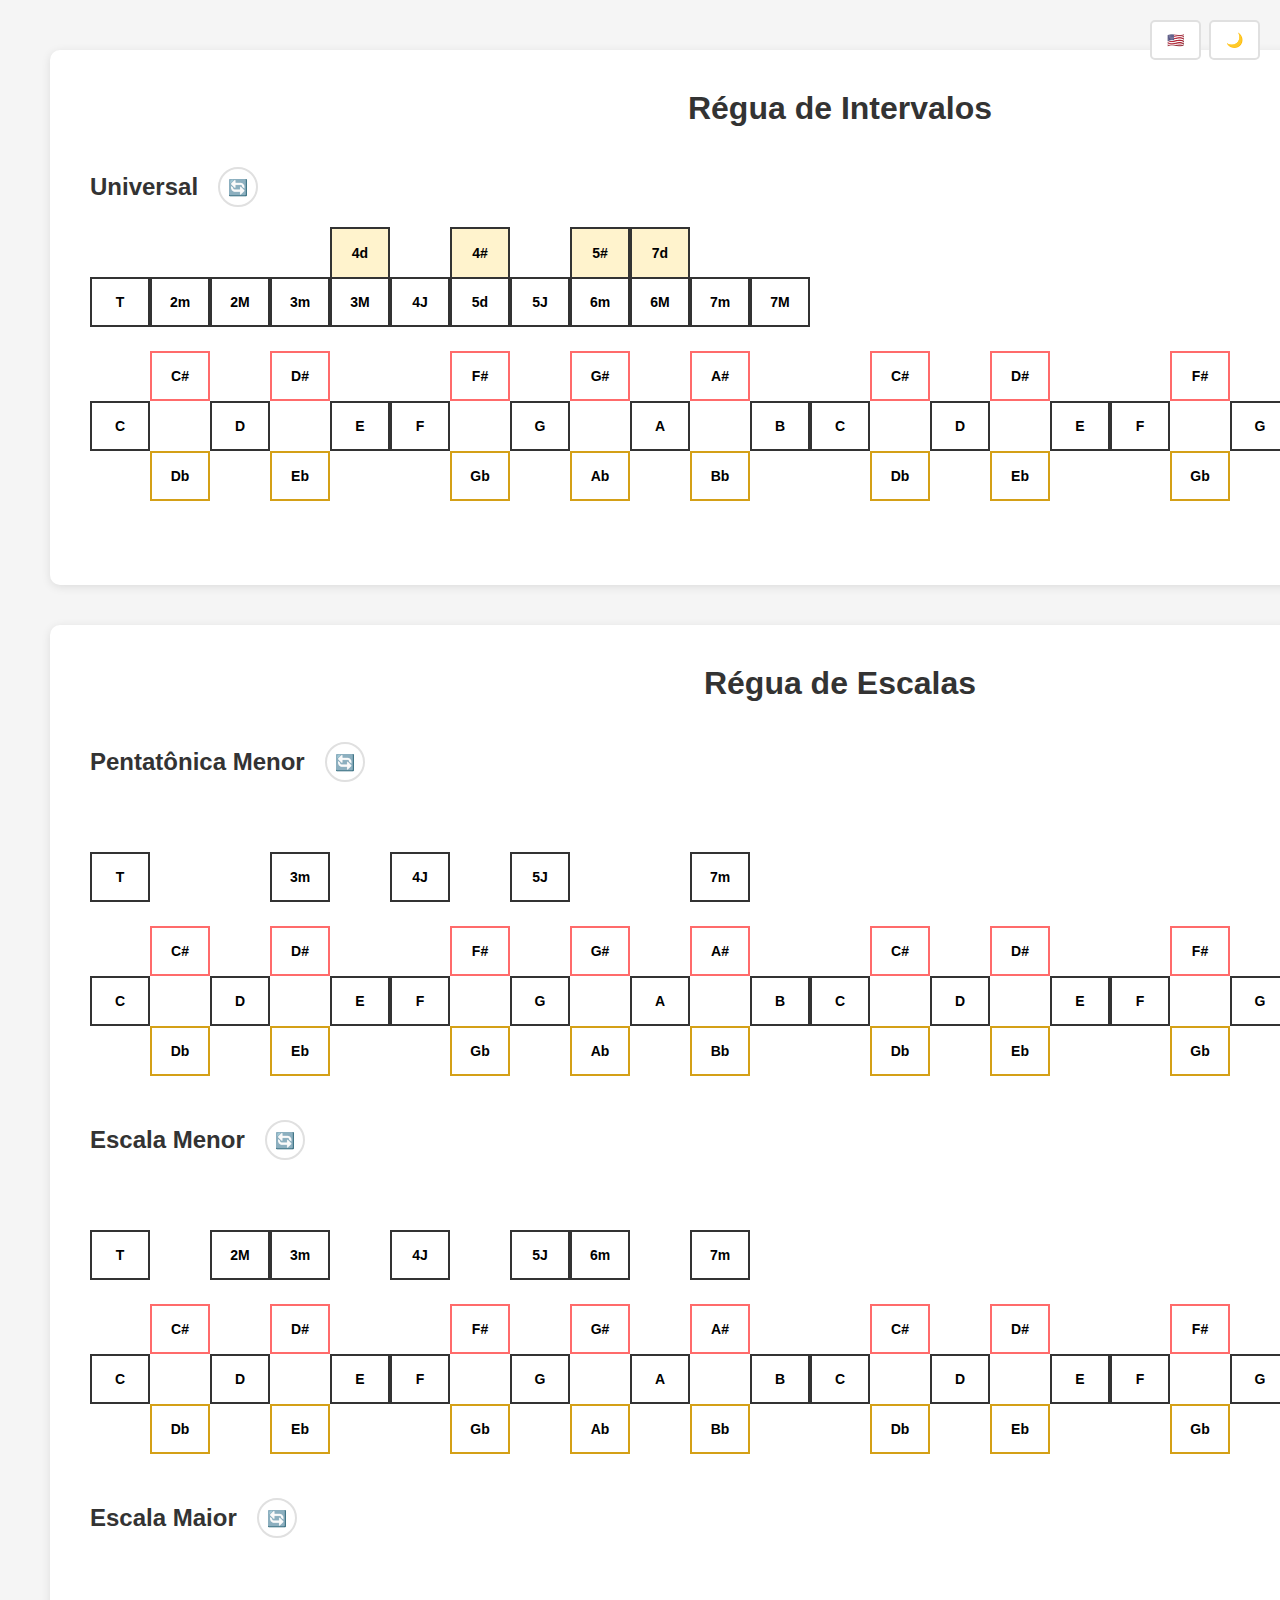
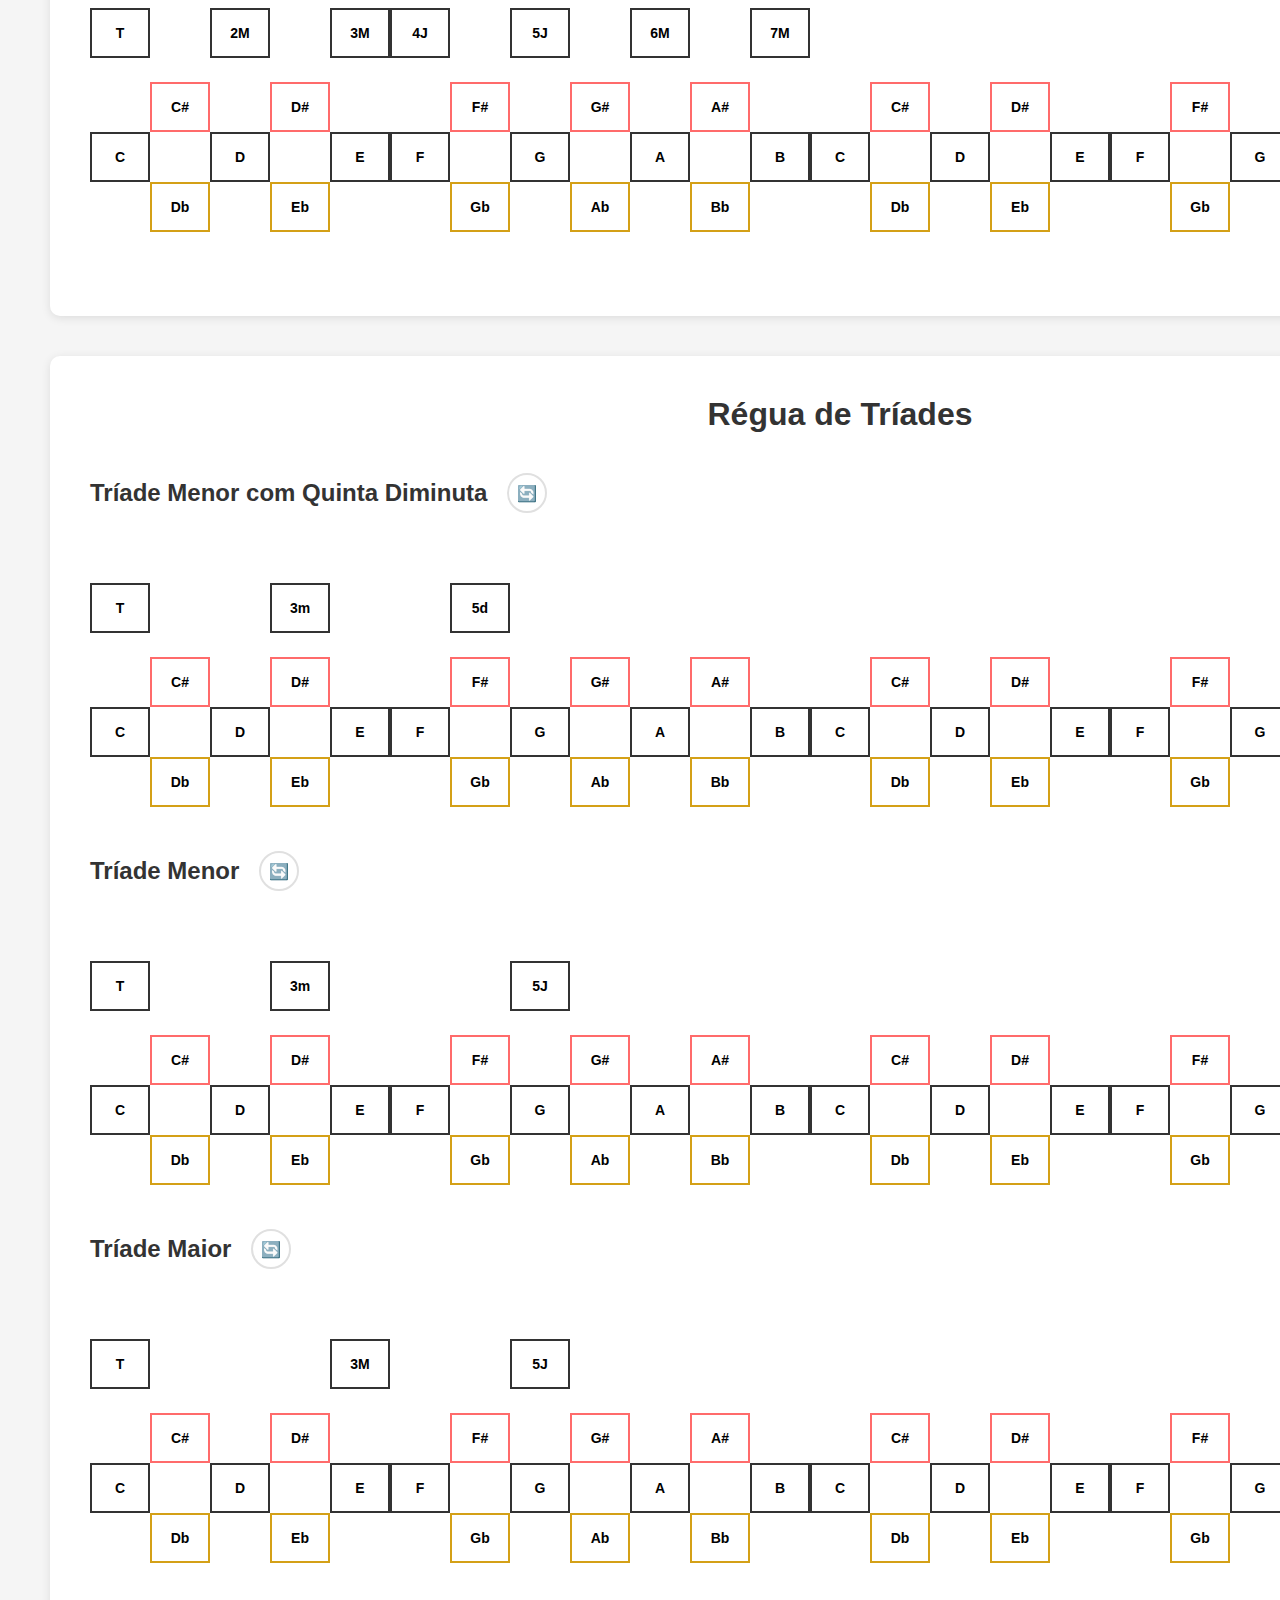
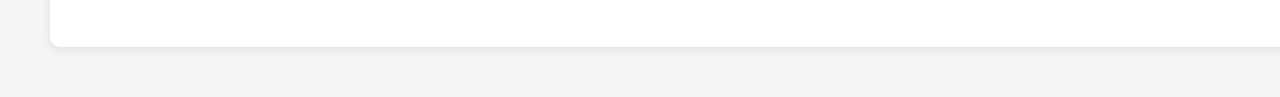
<file: index.html>
<!DOCTYPE html>
<html lang="en">
  <head>
    <meta charset="UTF-8" />
    <meta name="viewport" content="width=device-width, initial-scale=1.0" />
    <title>Régua de Intervalos</title>
    <link rel="stylesheet" href="css/base.css" />
    <link rel="stylesheet" href="css/intervals.css" />
  </head>
  <body>
    <div class="toggles-container">
      <button id="language-toggle" class="toggle" onclick="toggleLanguage()">
        🇧🇷
      </button>
      <button id="theme-toggle" class="toggle" onclick="toggleTheme()">
        🌙
      </button>
    </div>
    <div class="container">
      <h1 data-i18n="intervalsTitle">Régua de Intervalos</h1>
      <div class="scale-header">
        <h2>Universal</h2>
        <button class="reset-btn" id="resetBtnInterval">🔄</button>
      </div>
      <div id="intervalScaleContainer"></div>
    </div>

    <div class="container">
      <h1 data-i18n="scalesTitle">Régua de Escalas</h1>
      <div class="scale-header">
        <h2 data-i18n="pentatonicMinor">Pentatônica Menor</h2>
        <button class="reset-btn" id="resetBtnPentatonicMinor">🔄</button>
      </div>
      <div id="pentatonicMinorScaleContainer"></div>
      <div class="scale-header">
        <h2 data-i18n="minorScale">Escala Menor</h2>
        <button class="reset-btn" id="resetBtnMinor">🔄</button>
      </div>
      <div id="minorScaleContainer"></div>
      <div class="scale-header">
        <h2 data-i18n="majorScale">Escala Maior</h2>
        <button class="reset-btn" id="resetBtnMajor">🔄</button>
      </div>
      <div id="majorScaleContainer"></div>
    </div>

    <div class="container">
      <h1 data-i18n="triadsTitle">Régua de Tríades</h1>
      <div class="scale-header">
        <h2 data-i18n="triadMinor5d">Tríade Menor com Quinta Diminuta</h2>
        <button class="reset-btn" id="resetBtnTriadMinor5d">🔄</button>
      </div>
      <div id="triadMinor5dScaleContainer"></div>
      <div class="scale-header">
        <h2 data-i18n="triadMinor">Tríade Menor</h2>
        <button class="reset-btn" id="resetBtnTriadMinor">🔄</button>
      </div>
      <div id="triadMinorScaleContainer"></div>
      <div class="scale-header">
        <h2 data-i18n="triadMajor">Tríade Maior</h2>
        <button class="reset-btn" id="resetBtnTriadMajor">🔄</button>
      </div>
      <div id="triadMajorScaleContainer"></div>
    </div>

    <script src="js/scales-common.js"></script>
    <script src="js/loader.js"></script>
    <script src="js/theme.js"></script>
    <script src="js/translations.js"></script>
  </body>
</html>
</file>
<file: css/base.css>
:root {
  --bg-primary: #f5f5f5;
  --bg-secondary: #ffffff;
  --text-primary: #333333;
  --text-secondary: #666666;
  --shadow: rgba(0, 0, 0, 0.1);
  --border-color: #e0e0e0;
}

:root[data-theme="dark"] {
  --bg-primary: #1a1a1a;
  --bg-secondary: #2d2d2d;
  --text-primary: #e0e0e0;
  --text-secondary: #b0b0b0;
  --shadow: rgba(0, 0, 0, 0.5);
  --border-color: #404040;
  --button-bg: #444444;
}

* {
  margin: 0;
  padding: 0;
  box-sizing: border-box;
}

body {
  font-family: Arial, sans-serif;
  padding: 50px;
  background-color: var(--bg-primary);
  color: var(--text-primary);
  display: flex;
  flex-direction: column;
  gap: 40px;
  transition: background-color 0.3s ease, color 0.3s ease;
}

.container {
  width: 1580px;
  margin: 0 auto;
  background: var(--bg-secondary);
  color: var(--text-primary);
  padding: 40px;
  border-radius: 10px;
  box-shadow: 0 2px 10px var(--shadow);
  transition: background-color 0.3s ease, color 0.3s ease;
}

h1 {
  text-align: center;
  margin-bottom: 40px;
  color: var(--text-primary);
}

.scale-header {
  display: flex;
  align-items: center;
  gap: 20px;
  margin-bottom: 20px;
}

.scale-header h2 {
  margin: 0;
}

.scales-wrapper {
  overflow-x: auto;
  padding-bottom: 20px;
}

.scale-container {
  position: relative;
}

.toggles-container {
  position: fixed;
  top: 20px;
  right: 20px;
  display: flex;
  gap: 8px;
  z-index: 1000;
  flex-direction: row;
}

.toggle {
  padding: 10px 15px;
  background-color: var(--bg-secondary);
  border: 2px solid var(--border-color);
  border-radius: 5px;
  cursor: pointer;
  font-size: 14px;
  transition: all 0.3s ease;
  z-index: 1000;
}

.toggle:hover {
  background-color: var(--text-primary);
}
</file>
<file: css/intervals.css>
.interval-scale {
  display: grid;
  grid-template-columns: repeat(12, 60px);
  grid-template-rows: 50px 50px;
  cursor: grab;
  user-select: none;
  margin-bottom: 24px;
  width: fit-content;
  color: black;
}

.interval-scale.dragging {
  cursor: grabbing;
}

.interval-box {
  min-width: 60px;
  height: 50px;
  border: 2px solid #333;
  display: flex;
  align-items: center;
  justify-content: center;
  background: white;
  font-weight: bold;
  font-size: 14px;
}

.interval-box.row-0 {
  grid-row: 1;
  border-bottom: 2px solid #333;
}

.interval-box.row-1 {
  grid-row: 2;
}

.interval-box.last-col {
  border-right: 2px solid #333;
}

.interval-box.first-col {
  border-left: 2px solid #333;
}

.interval-box.special {
  background-color: #fff3cd;
  border-bottom: 0;
}

.interval-T {
  grid-column: 1;
  grid-row: 2;
}
.interval-2m {
  grid-column: 2;
  grid-row: 2;
}
.interval-2M {
  grid-column: 3;
  grid-row: 2;
}
.interval-3m {
  grid-column: 4;
  grid-row: 2;
}
.interval-3M {
  grid-column: 5;
  grid-row: 2;
}
.interval-4J {
  grid-column: 6;
  grid-row: 2;
}
.interval-5d {
  grid-column: 7;
  grid-row: 2;
}
.interval-5J {
  grid-column: 8;
  grid-row: 2;
}
.interval-6m {
  grid-column: 9;
  grid-row: 2;
}
.interval-6M {
  grid-column: 10;
  grid-row: 2;
}
.interval-7m {
  grid-column: 11;
  grid-row: 2;
}
.interval-7M {
  grid-column: 12;
  grid-row: 2;
}

.interval-4d {
  grid-column: 5;
  grid-row: 1;
}
.interval-4s {
  grid-column: 7;
  grid-row: 1;
}
.interval-5s {
  grid-column: 9;
  grid-row: 1;
}
.interval-7d {
  grid-column: 10;
  grid-row: 1;
}

.notes-scale {
  display: grid;
  grid-template-columns: repeat(25, 60px);
  grid-template-rows: 50px 50px 50px;
  gap: 0;
  color: black;
  margin-bottom: 24px;
}

.note-box {
  width: 60px;
  height: 50px;
  border: 2px solid #333;
  display: flex;
  align-items: center;
  justify-content: center;
  background: white;
  font-weight: bold;
  font-size: 14px;
  -webkit-touch-callout: none;
  -webkit-user-select: none;
  -khtml-user-select: none;
  -moz-user-select: none;
  -ms-user-select: none;
  user-select: none;
}

.note-box.natural {
  grid-row: 2;
  background-color: white;
}

.note-box.sharp {
  grid-row: 1;
  border: 2px solid #ff6b6b;
  font-size: 14px;
}

.note-box.flat {
  grid-row: 3;
  border: 2px solid #d4a017;
  font-size: 14px;
}

.note-box[style*="grid-column: 25"] {
  border-right: 2px solid #333;
}

.note-box.clickable {
  cursor: pointer;
}

.note-box.clickable:hover {
  background-color: #e0f7fa;
}

.reset-btn {
  padding: 8px;
  background-color: var(--bg-secondary);
  border: solid 2px var(--border-color);
  cursor: pointer;
  font-size: 16px;
  transition: background 0.3s;
  white-space: nowrap;
  border-radius: 100%;
  aspect-ratio: 1 / 1;
}

.reset-btn:hover {
  background-color: var(--text-primary);
}

.empty-cell {
  background: transparent;
  border: none;
}
</file>
